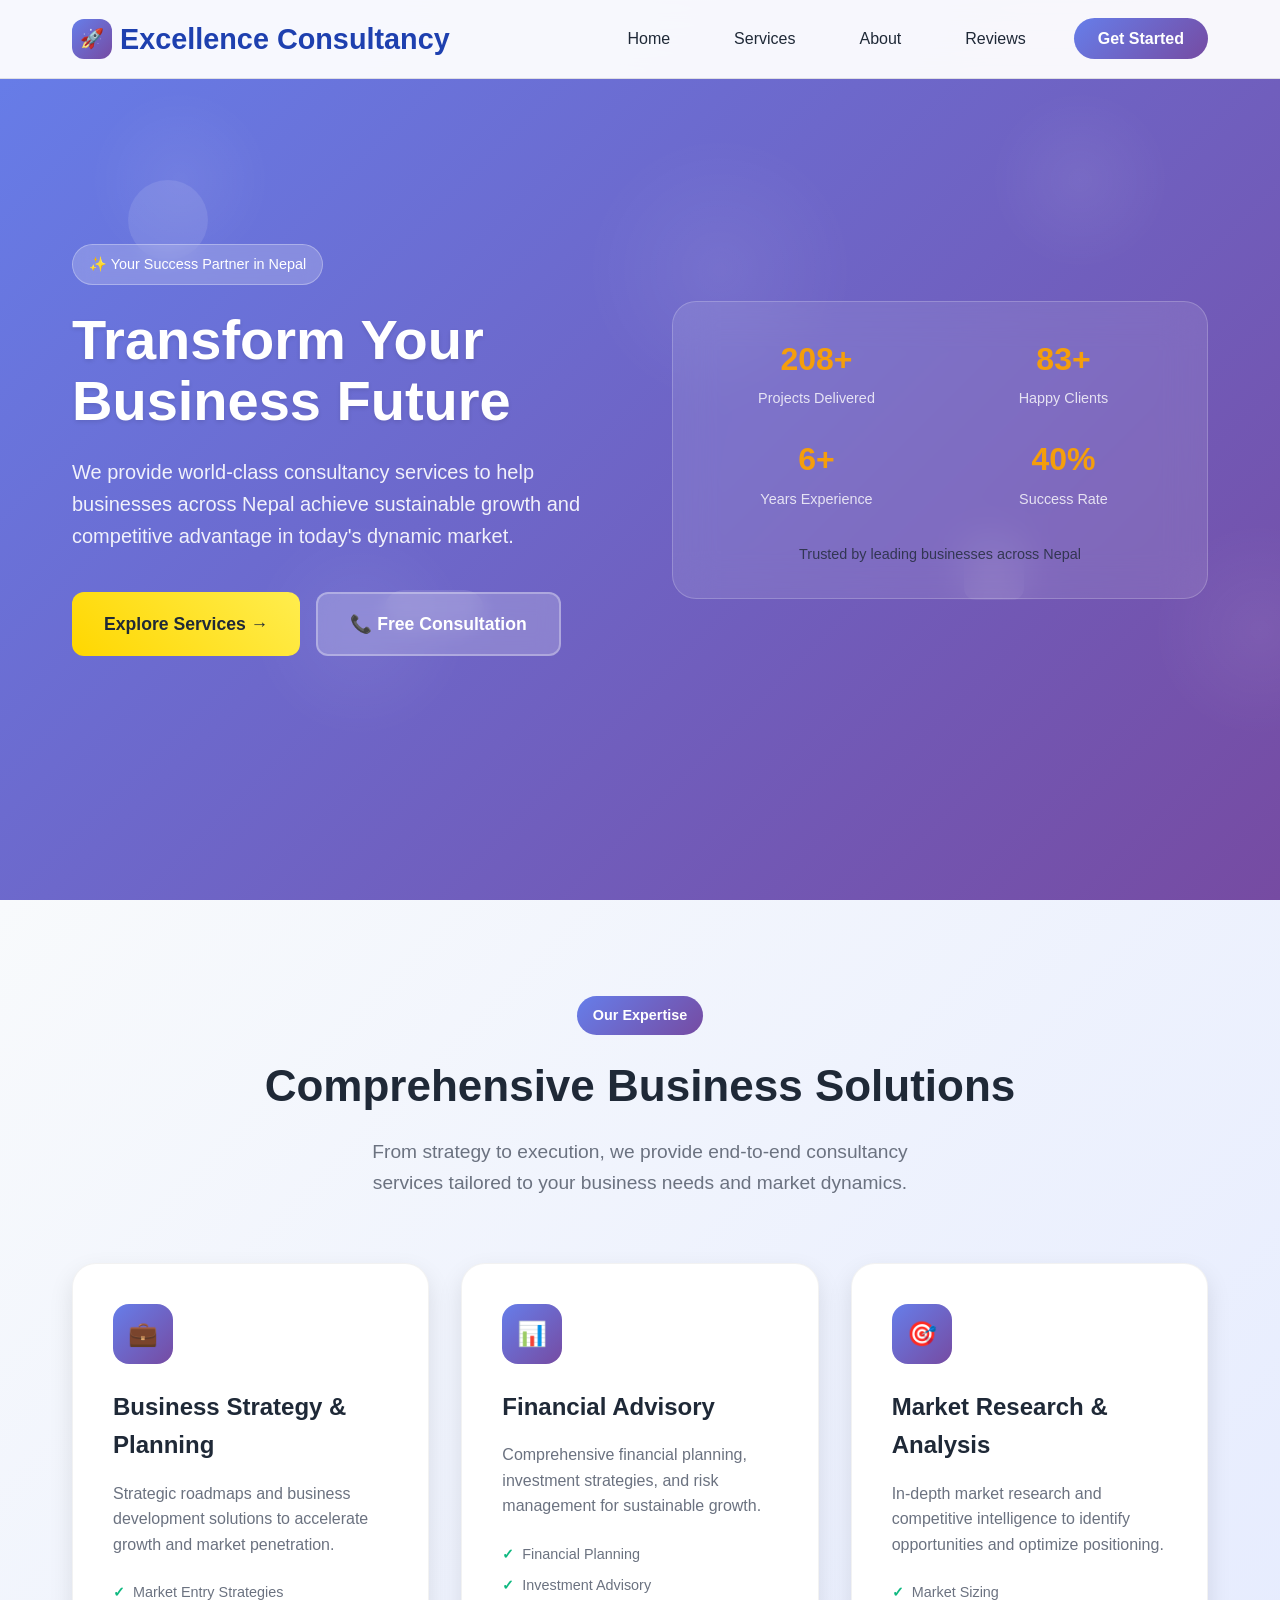
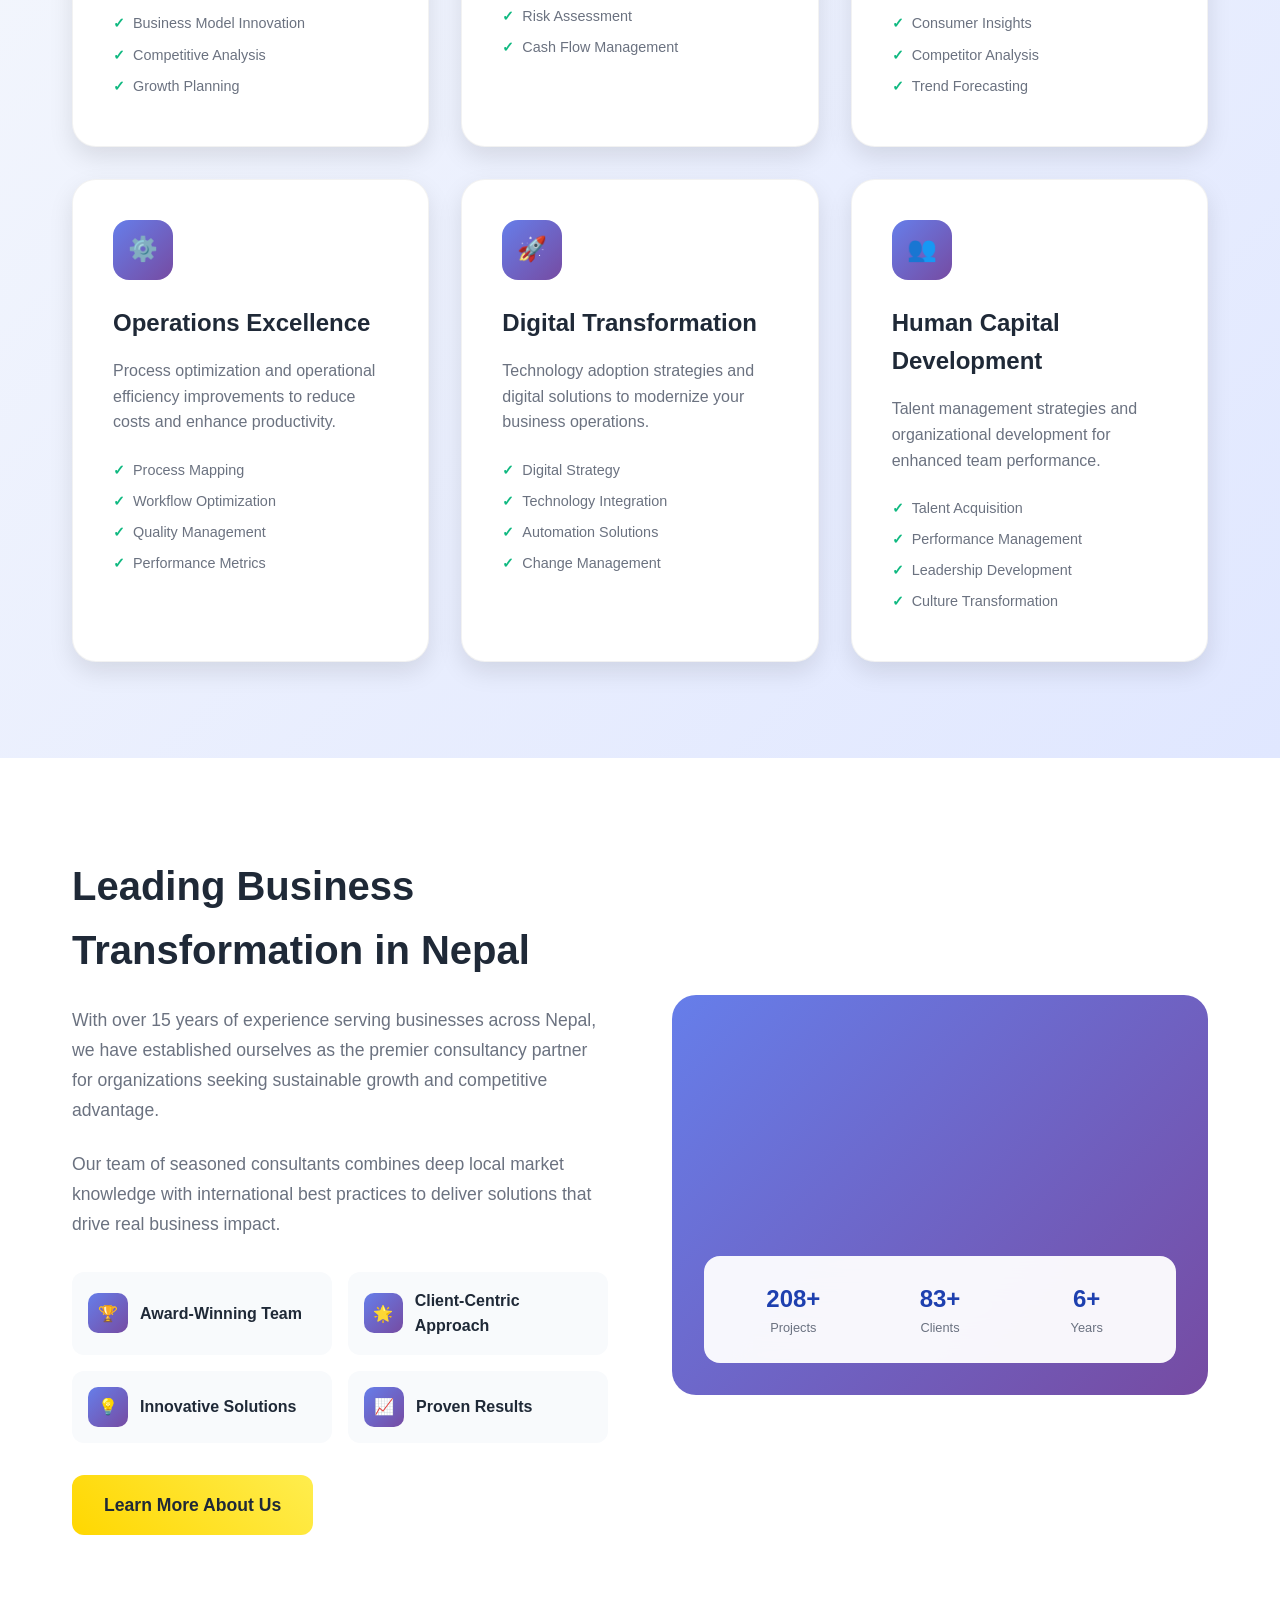
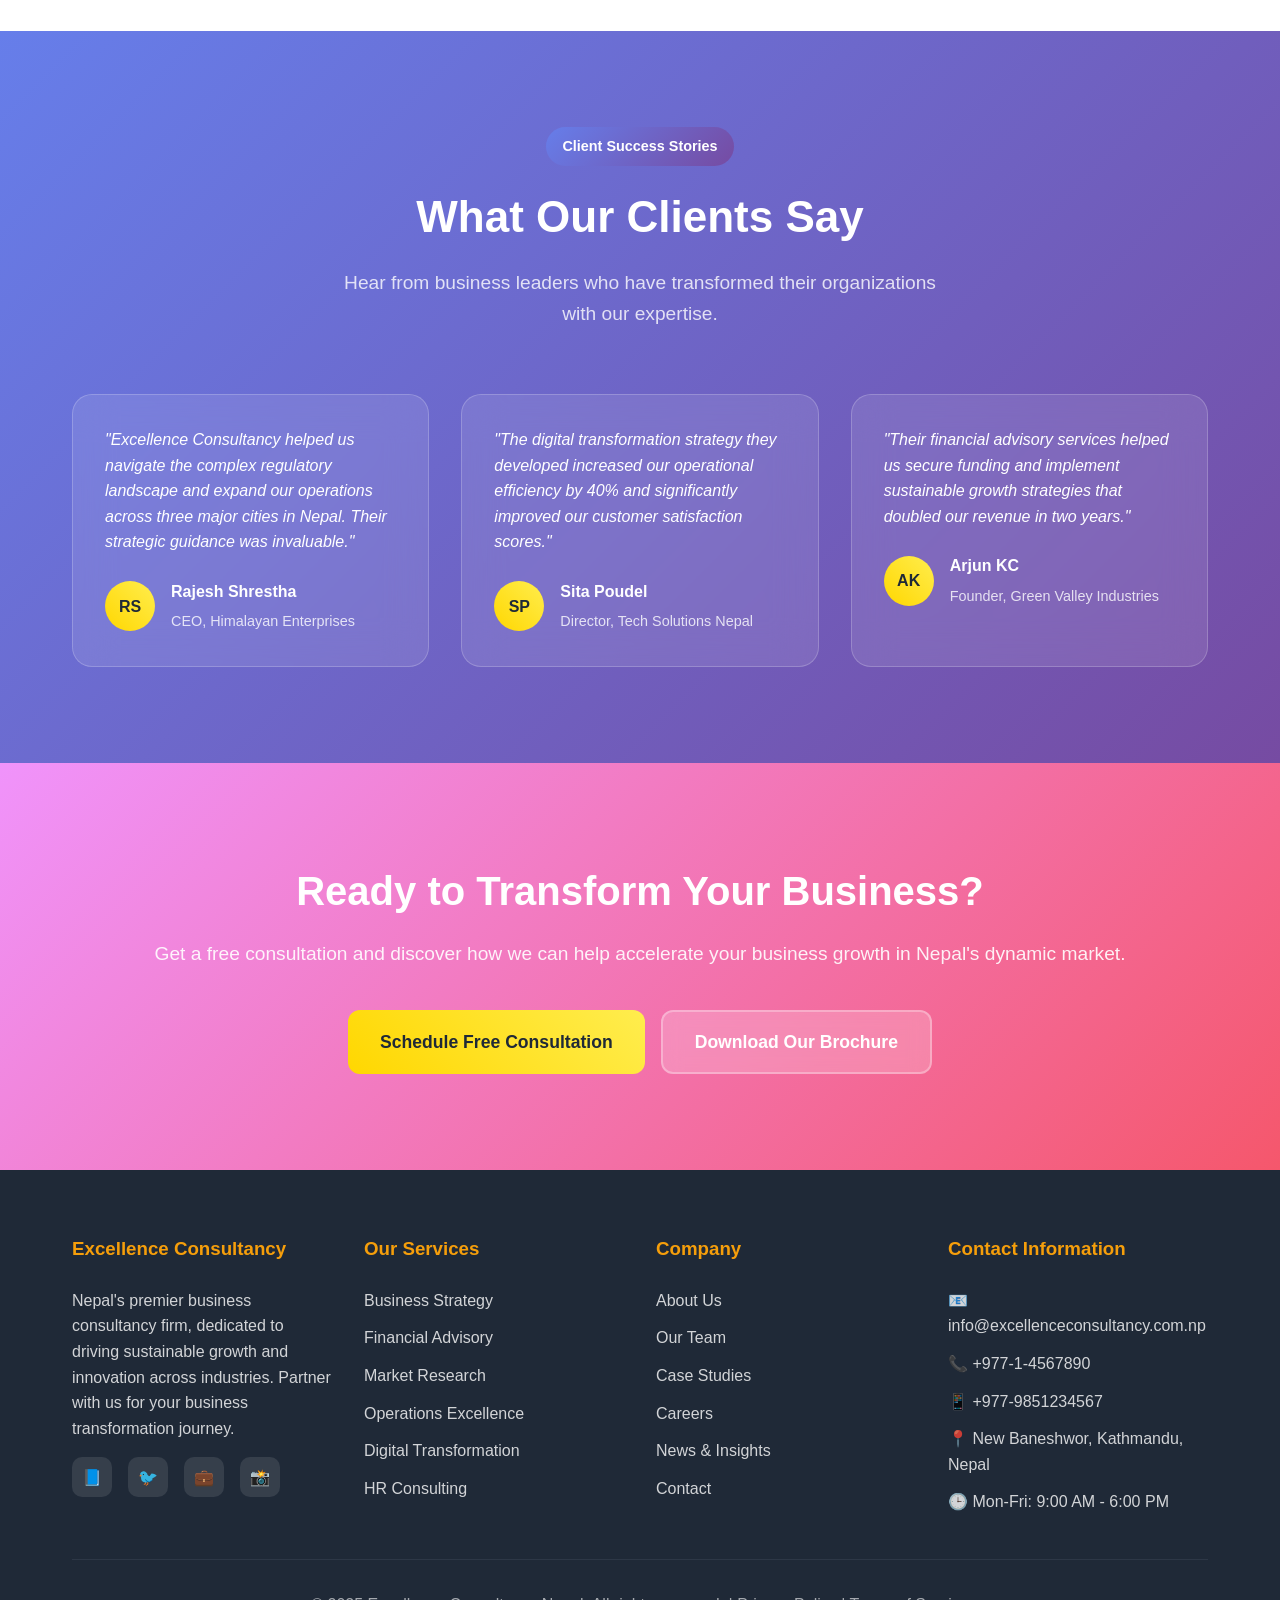
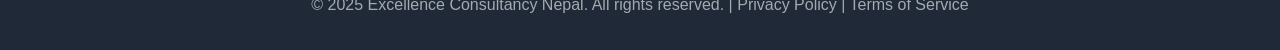
<file: templates/front_page/index.html>
<!DOCTYPE html>
<html lang="en">
<head>
    <meta charset="UTF-8">
    <meta name="viewport" content="width=device-width, initial-scale=1.0">
    <title>Excellence Consultancy - Transform Your Business Future</title>
    <style>
        * {
            margin: 0;
            padding: 0;
            box-sizing: border-box;
        }

        :root {
            --primary-color: #1e40af;
            --secondary-color: #3b82f6;
            --accent-color: #f59e0b;
            --success-color: #10b981;
            --text-dark: #1f2937;
            --text-light: #6b7280;
            --bg-light: #f8fafc;
            --white: #ffffff;
            --gradient-primary: linear-gradient(135deg, #667eea 0%, #764ba2 100%);
            --gradient-secondary: linear-gradient(135deg, #f093fb 0%, #f5576c 100%);
            --gradient-accent: linear-gradient(45deg, #ffd700, #ffed4e);
            --shadow-sm: 0 1px 3px rgba(0, 0, 0, 0.1);
            --shadow-md: 0 4px 6px rgba(0, 0, 0, 0.1);
            --shadow-lg: 0 10px 25px rgba(0, 0, 0, 0.1);
            --shadow-xl: 0 20px 40px rgba(0, 0, 0, 0.1);
        }

        body {
            font-family: 'Inter', -apple-system, BlinkMacSystemFont, 'Segoe UI', Roboto, sans-serif;
            line-height: 1.6;
            color: var(--text-dark);
            overflow-x: hidden;
        }

        /* Custom Scrollbar */
        ::-webkit-scrollbar {
            width: 8px;
        }

        ::-webkit-scrollbar-track {
            background: var(--bg-light);
        }

        ::-webkit-scrollbar-thumb {
            background: var(--primary-color);
            border-radius: 4px;
        }

        /* Navigation */
        .navbar {
            position: fixed;
            top: 0;
            width: 100%;
            background: rgba(255, 255, 255, 0.95);
            backdrop-filter: blur(20px);
            z-index: 1000;
            padding: 1rem 0;
            transition: all 0.3s ease;
            border-bottom: 1px solid rgba(0, 0, 0, 0.1);
        }

        .navbar.scrolled {
            padding: 0.5rem 0;
            box-shadow: var(--shadow-md);
        }

        .nav-container {
            max-width: 1200px;
            margin: 0 auto;
            display: flex;
            justify-content: space-between;
            align-items: center;
            padding: 0 2rem;
        }

        .logo {
            font-size: 1.8rem;
            font-weight: 700;
            color: var(--primary-color);
            text-decoration: none;
            display: flex;
            align-items: center;
            gap: 0.5rem;
        }

        .logo-icon {
            width: 40px;
            height: 40px;
            background: var(--gradient-primary);
            border-radius: 12px;
            display: flex;
            align-items: center;
            justify-content: center;
            color: white;
            font-size: 1.2rem;
        }

        .nav-menu {
            display: flex;
            list-style: none;
            gap: 2rem;
        }

        .nav-link {
            color: var(--text-dark);
            text-decoration: none;
            font-weight: 500;
            transition: all 0.3s ease;
            position: relative;
            padding: 0.5rem 1rem;
            border-radius: 8px;
        }

        .nav-link:hover {
            color: var(--primary-color);
            background: rgba(30, 64, 175, 0.1);
        }

        .nav-cta {
            background: var(--gradient-primary);
            color: white !important;
            padding: 0.75rem 1.5rem !important;
            border-radius: 25px;
            font-weight: 600;
            transition: all 0.3s ease;
        }

        .nav-cta:hover {
            transform: translateY(-2px);
            box-shadow: var(--shadow-md);
            background: var(--gradient-primary) !important;
        }

        .hamburger {
            display: none;
            flex-direction: column;
            cursor: pointer;
            padding: 0.5rem;
        }

        .hamburger span {
            width: 25px;
            height: 3px;
            background: var(--text-dark);
            margin: 3px 0;
            transition: 0.3s;
            border-radius: 2px;
        }

        /* Hero Section */
        .hero {
            min-height: 100vh;
            background: var(--gradient-primary);
            display: flex;
            align-items: center;
            position: relative;
            overflow: hidden;
        }

        .hero::before {
            content: '';
            position: absolute;
            top: 0;
            left: 0;
            right: 0;
            bottom: 0;
            background: url('data:image/svg+xml,<svg xmlns="http://www.w3.org/2000/svg" viewBox="0 0 1000 1000"><defs><radialGradient id="a"><stop offset="0" stop-color="rgba(255,255,255,0.1)"/><stop offset="1" stop-color="rgba(255,255,255,0)"/></radialGradient></defs><circle cx="200" cy="200" r="100" fill="url(%23a)"/><circle cx="800" cy="300" r="150" fill="url(%23a)"/><circle cx="400" cy="700" r="120" fill="url(%23a)"/></svg>');
            opacity: 0.6;
        }

        .hero-container {
            max-width: 1200px;
            margin: 0 auto;
            padding: 0 2rem;
            display: grid;
            grid-template-columns: 1fr 1fr;
            gap: 4rem;
            align-items: center;
            position: relative;
            z-index: 2;
        }

        .hero-content {
            color: white;
            animation: fadeInLeft 1s ease-out;
        }

        .hero-badge {
            background: rgba(255, 255, 255, 0.2);
            backdrop-filter: blur(10px);
            color: white;
            padding: 0.5rem 1rem;
            border-radius: 25px;
            font-size: 0.9rem;
            font-weight: 500;
            display: inline-block;
            margin-bottom: 1.5rem;
            border: 1px solid rgba(255, 255, 255, 0.3);
        }

        .hero h1 {
            font-size: 3.5rem;
            font-weight: 800;
            margin-bottom: 1.5rem;
            line-height: 1.1;
            text-shadow: 0 2px 4px rgba(0,0,0,0.1);
        }

        .hero-subtitle {
            font-size: 1.25rem;
            margin-bottom: 2.5rem;
            opacity: 0.9;
            line-height: 1.6;
        }

        .hero-buttons {
            display: flex;
            gap: 1rem;
            flex-wrap: wrap;
        }

        .btn-primary {
            background: var(--gradient-accent);
            color: var(--text-dark);
            padding: 1rem 2rem;
            border: none;
            border-radius: 12px;
            font-weight: 600;
            font-size: 1.1rem;
            text-decoration: none;
            display: inline-flex;
            align-items: center;
            gap: 0.5rem;
            transition: all 0.3s ease;
            cursor: pointer;
        }

        .btn-primary:hover {
            transform: translateY(-3px);
            box-shadow: var(--shadow-lg);
        }

        .btn-secondary {
            background: rgba(255, 255, 255, 0.2);
            color: white;
            padding: 1rem 2rem;
            border: 2px solid rgba(255, 255, 255, 0.3);
            border-radius: 12px;
            font-weight: 600;
            font-size: 1.1rem;
            text-decoration: none;
            display: inline-flex;
            align-items: center;
            gap: 0.5rem;
            transition: all 0.3s ease;
            backdrop-filter: blur(10px);
        }

        .btn-secondary:hover {
            background: rgba(255, 255, 255, 0.3);
            transform: translateY(-3px);
        }

        .hero-visual {
            position: relative;
            animation: fadeInRight 1s ease-out;
        }

        .hero-card {
            background: rgba(255, 255, 255, 0.1);
            backdrop-filter: blur(20px);
            border: 1px solid rgba(255, 255, 255, 0.2);
            border-radius: 24px;
            padding: 2rem;
            position: relative;
            overflow: hidden;
        }

        .hero-stats {
            display: grid;
            grid-template-columns: repeat(2, 1fr);
            gap: 1.5rem;
            margin-bottom: 2rem;
        }

        .stat-item {
            text-align: center;
            color: white;
        }

        .stat-number {
            font-size: 2rem;
            font-weight: 700;
            color: var(--accent-color);
            display: block;
        }

        .stat-label {
            font-size: 0.9rem;
            opacity: 0.8;
        }

        .floating-shapes {
            position: absolute;
            width: 100%;
            height: 100%;
            overflow: hidden;
            pointer-events: none;
        }

        .shape {
            position: absolute;
            opacity: 0.1;
            animation: float 8s ease-in-out infinite;
        }

        .shape-1 {
            top: 20%;
            left: 10%;
            width: 80px;
            height: 80px;
            background: white;
            border-radius: 50%;
            animation-delay: 0s;
        }

        .shape-2 {
            top: 60%;
            right: 20%;
            width: 60px;
            height: 60px;
            background: white;
            border-radius: 12px;
            animation-delay: 2s;
        }

        .shape-3 {
            bottom: 30%;
            left: 30%;
            width: 100px;
            height: 40px;
            background: white;
            border-radius: 20px;
            animation-delay: 4s;
        }

        /* Services Section */
        .services {
            padding: 6rem 0;
            background: linear-gradient(135deg, var(--bg-light) 0%, #e0e7ff 100%);
            position: relative;
        }

        .container {
            max-width: 1200px;
            margin: 0 auto;
            padding: 0 2rem;
        }

        .section-header {
            text-align: center;
            margin-bottom: 4rem;
        }

        .section-badge {
            background: var(--gradient-primary);
            color: white;
            padding: 0.5rem 1rem;
            border-radius: 25px;
            font-size: 0.9rem;
            font-weight: 600;
            display: inline-block;
            margin-bottom: 1rem;
        }

        .section-title {
            font-size: 2.75rem;
            font-weight: 800;
            margin-bottom: 1rem;
            color: var(--text-dark);
        }

        .section-subtitle {
            font-size: 1.2rem;
            color: var(--text-light);
            max-width: 600px;
            margin: 0 auto;
        }

        .services-grid {
            display: grid;
            grid-template-columns: repeat(auto-fit, minmax(350px, 1fr));
            gap: 2rem;
        }

        .service-card {
            background: white;
            padding: 2.5rem;
            border-radius: 24px;
            box-shadow: var(--shadow-lg);
            transition: all 0.3s ease;
            position: relative;
            overflow: hidden;
            border: 1px solid rgba(0, 0, 0, 0.05);
        }

        .service-card::before {
            content: '';
            position: absolute;
            top: 0;
            left: -100%;
            width: 100%;
            height: 4px;
            background: var(--gradient-primary);
            transition: left 0.5s ease;
        }

        .service-card:hover::before {
            left: 0;
        }

        .service-card:hover {
            transform: translateY(-8px);
            box-shadow: var(--shadow-xl);
        }

        .service-icon {
            width: 60px;
            height: 60px;
            background: var(--gradient-primary);
            border-radius: 16px;
            display: flex;
            align-items: center;
            justify-content: center;
            font-size: 1.5rem;
            color: white;
            margin-bottom: 1.5rem;
        }

        .service-card h3 {
            font-size: 1.5rem;
            font-weight: 700;
            margin-bottom: 1rem;
            color: var(--text-dark);
        }

        .service-card p {
            color: var(--text-light);
            line-height: 1.6;
            margin-bottom: 1.5rem;
        }

        .service-features {
            list-style: none;
            padding: 0;
        }

        .service-features li {
            display: flex;
            align-items: center;
            gap: 0.5rem;
            margin-bottom: 0.5rem;
            font-size: 0.9rem;
            color: var(--text-light);
        }

        .service-features li::before {
            content: '✓';
            color: var(--success-color);
            font-weight: bold;
        }

        /* About Section */
        .about {
            padding: 6rem 0;
            background: white;
        }

        .about-container {
            display: grid;
            grid-template-columns: 1fr 1fr;
            gap: 4rem;
            align-items: center;
        }

        .about-content h2 {
            font-size: 2.5rem;
            font-weight: 800;
            margin-bottom: 1.5rem;
            color: var(--text-dark);
        }

        .about-content p {
            font-size: 1.1rem;
            color: var(--text-light);
            margin-bottom: 1.5rem;
            line-height: 1.7;
        }

        .about-features {
            display: grid;
            grid-template-columns: repeat(2, 1fr);
            gap: 1rem;
            margin: 2rem 0;
        }

        .feature-item {
            display: flex;
            align-items: center;
            gap: 0.75rem;
            padding: 1rem;
            background: var(--bg-light);
            border-radius: 12px;
        }

        .feature-icon {
            width: 40px;
            height: 40px;
            background: var(--gradient-primary);
            border-radius: 10px;
            display: flex;
            align-items: center;
            justify-content: center;
            color: white;
            font-size: 1rem;
        }

        .feature-text {
            font-weight: 600;
            color: var(--text-dark);
        }

        .about-visual {
            position: relative;
        }

        .about-image {
            width: 100%;
            height: 400px;
            background: var(--gradient-primary);
            border-radius: 24px;
            position: relative;
            overflow: hidden;
        }

        .metrics-overlay {
            position: absolute;
            bottom: 2rem;
            left: 2rem;
            right: 2rem;
            background: rgba(255, 255, 255, 0.95);
            backdrop-filter: blur(20px);
            border-radius: 16px;
            padding: 1.5rem;
            display: grid;
            grid-template-columns: repeat(3, 1fr);
            gap: 1rem;
        }

        .metric {
            text-align: center;
        }

        .metric-number {
            font-size: 1.5rem;
            font-weight: 700;
            color: var(--primary-color);
        }

        .metric-label {
            font-size: 0.8rem;
            color: var(--text-light);
        }

        /* Testimonials Section */
        .testimonials {
            padding: 6rem 0;
            background: var(--gradient-primary);
            color: white;
        }

        .testimonials-grid {
            display: grid;
            grid-template-columns: repeat(auto-fit, minmax(350px, 1fr));
            gap: 2rem;
            margin-top: 3rem;
        }

        .testimonial-card {
            background: rgba(255, 255, 255, 0.1);
            backdrop-filter: blur(20px);
            border: 1px solid rgba(255, 255, 255, 0.2);
            border-radius: 20px;
            padding: 2rem;
            position: relative;
        }

        .testimonial-content {
            font-style: italic;
            margin-bottom: 1.5rem;
            line-height: 1.6;
        }

        .testimonial-author {
            display: flex;
            align-items: center;
            gap: 1rem;
        }

        .author-avatar {
            width: 50px;
            height: 50px;
            background: var(--gradient-accent);
            border-radius: 50%;
            display: flex;
            align-items: center;
            justify-content: center;
            font-weight: bold;
            color: var(--text-dark);
        }

        .author-info h4 {
            font-weight: 600;
            margin-bottom: 0.25rem;
        }

        .author-info span {
            font-size: 0.9rem;
            opacity: 0.8;
        }

        /* CTA Section */
        .cta {
            padding: 6rem 0;
            background: var(--gradient-secondary);
            text-align: center;
            color: white;
        }

        .cta h2 {
            font-size: 2.5rem;
            font-weight: 800;
            margin-bottom: 1rem;
        }

        .cta p {
            font-size: 1.2rem;
            margin-bottom: 2.5rem;
            opacity: 0.9;
        }

        .cta-buttons {
            display: flex;
            justify-content: center;
            gap: 1rem;
            flex-wrap: wrap;
        }

        /* Footer */
        .footer {
            background: var(--text-dark);
            color: white;
            padding: 4rem 0 2rem;
        }

        .footer-content {
            display: grid;
            grid-template-columns: repeat(auto-fit, minmax(250px, 1fr));
            gap: 2rem;
            margin-bottom: 2rem;
        }

        .footer-section h3 {
            margin-bottom: 1.5rem;
            color: var(--accent-color);
            font-weight: 700;
        }

        .footer-section p,
        .footer-section li {
            margin-bottom: 0.75rem;
            opacity: 0.8;
            line-height: 1.6;
        }

        .footer-section ul {
            list-style: none;
        }

        .footer-section a {
            color: white;
            text-decoration: none;
            transition: color 0.3s ease;
        }

        .footer-section a:hover {
            color: var(--accent-color);
        }

        .footer-bottom {
            text-align: center;
            padding-top: 2rem;
            border-top: 1px solid #374151;
            opacity: 0.6;
        }

        .social-links {
            display: flex;
            gap: 1rem;
            margin-top: 1rem;
        }

        .social-link {
            width: 40px;
            height: 40px;
            background: rgba(255, 255, 255, 0.1);
            border-radius: 10px;
            display: flex;
            align-items: center;
            justify-content: center;
            transition: all 0.3s ease;
        }

        .social-link:hover {
            background: var(--accent-color);
            transform: translateY(-3px);
        }

        /* Animations */
        @keyframes fadeInLeft {
            from {
                opacity: 0;
                transform: translateX(-30px);
            }
            to {
                opacity: 1;
                transform: translateX(0);
            }
        }

        @keyframes fadeInRight {
            from {
                opacity: 0;
                transform: translateX(30px);
            }
            to {
                opacity: 1;
                transform: translateX(0);
            }
        }

        @keyframes fadeInUp {
            from {
                opacity: 0;
                transform: translateY(30px);
            }
            to {
                opacity: 1;
                transform: translateY(0);
            }
        }

        @keyframes float {
            0%, 100% {
                transform: translateY(0px);
            }
            50% {
                transform: translateY(-20px);
            }
        }

        /* Responsive Design */
        @media (max-width: 768px) {
            .hamburger {
                display: flex;
            }

            .nav-menu {
                position: fixed;
                left: -100%;
                top: 80px;
                flex-direction: column;
                background: rgba(255, 255, 255, 0.95);
                backdrop-filter: blur(20px);
                width: 100%;
                text-align: center;
                transition: 0.3s;
                padding: 2rem 0;
                border-top: 1px solid rgba(0, 0, 0, 0.1);
            }

            .nav-menu.active {
                left: 0;
            }

            .hero-container {
                grid-template-columns: 1fr;
                gap: 2rem;
                text-align: center;
            }

            .hero h1 {
                font-size: 2.5rem;
            }

            .hero-buttons {
                justify-content: center;
            }

            .services-grid {
                grid-template-columns: 1fr;
            }

            .about-container {
                grid-template-columns: 1fr;
                gap: 2rem;
            }

            .about-features {
                grid-template-columns: 1fr;
            }

            .testimonials-grid {
                grid-template-columns: 1fr;
            }

            .cta-buttons {
                flex-direction: column;
                align-items: center;
            }

            .metrics-overlay {
                position: relative;
                bottom: auto;
                left: auto;
                right: auto;
                margin-top: 2rem;
            }

            .section-title {
                font-size: 2rem;
            }

            .cta h2 {
                font-size: 2rem;
            }
        }

        @media (max-width: 480px) {
            .hero h1 {
                font-size: 2rem;
            }

            .service-card,
            .testimonial-card {
                padding: 1.5rem;
            }

            .btn-primary,
            .btn-secondary {
                padding: 0.875rem 1.5rem;
                font-size: 1rem;
            }
        }
    </style>
</head>
<body>
    <!-- Navigation -->
    <nav class="navbar" id="navbar">
        <div class="nav-container">
            <a href="#" class="logo">
                <div class="logo-icon">🚀</div>
                Excellence Consultancy
            </a>
            <ul class="nav-menu" id="nav-menu">
                <li><a href="#home" class="nav-link">Home</a></li>
                <li><a href="#services" class="nav-link">Services</a></li>
                <li><a href="#about" class="nav-link">About</a></li>
                <li><a href="#testimonials" class="nav-link">Reviews</a></li>
                <li><a href="#contact" class="nav-link nav-cta">Get Started</a></li>
            </ul>
            <div class="hamburger" id="hamburger">
                <span></span>
                <span></span>
                <span></span>
            </div>
        </div>
    </nav>

    <!-- Hero Section -->
    <section class="hero" id="home">
        <div class="floating-shapes">
            <div class="shape shape-1"></div>
            <div class="shape shape-2"></div>
            <div class="shape shape-3"></div>
        </div>
        <div class="hero-container">
            <div class="hero-content">
                <div class="hero-badge">✨ Your Success Partner in Nepal</div>
                <h1>Transform Your Business Future</h1>
                <p class="hero-subtitle">We provide world-class consultancy services to help businesses across Nepal achieve sustainable growth and competitive advantage in today's dynamic market.</p>
                <div class="hero-buttons">
                    <a href="#services" class="btn-primary">
                        Explore Services →
                    </a>
                    <a href="#contact" class="btn-secondary">
                        📞 Free Consultation
                    </a>
                </div>
            </div>
            <div class="hero-visual">
                <div class="hero-card">
                    <div class="hero-stats">
                        <div class="stat-item">
                            <span class="stat-number">500+</span>
                            <span class="stat-label">Projects Delivered</span>
                        </div>
                        <div class="stat-item">
                            <span class="stat-number">200+</span>
                            <span class="stat-label">Happy Clients</span>
                        </div>
                        <div class="stat-item">
                            <span class="stat-number">15+</span>
                            <span class="stat-label">Years Experience</span>
                        </div>
                        <div class="stat-item">
                            <span class="stat-number">98%</span>
                            <span class="stat-label">Success Rate</span>
                        </div>
                    </div>
                    <p style="text-align: center; opacity: 0.8; font-size: 0.9rem;">Trusted by leading businesses across Nepal</p>
                </div>
            </div>
        </div>
    </section>

    <!-- Services Section -->
    <section class="services" id="services">
        <div class="container">
            <div class="section-header">
                <div class="section-badge">Our Expertise</div>
                <h2 class="section-title">Comprehensive Business Solutions</h2>
                <p class="section-subtitle">From strategy to execution, we provide end-to-end consultancy services tailored to your business needs and market dynamics.</p>
            </div>
            <div class="services-grid">
                <div class="service-card">
                    <div class="service-icon">💼</div>
                    <h3>Business Strategy & Planning</h3>
                    <p>Strategic roadmaps and business development solutions to accelerate growth and market penetration.</p>
                    <ul class="service-features">
                        <li>Market Entry Strategies</li>
                        <li>Business Model Innovation</li>
                        <li>Competitive Analysis</li>
                        <li>Growth Planning</li>
                    </ul>
                </div>
                <div class="service-card">
                    <div class="service-icon">📊</div>
                    <h3>Financial Advisory</h3>
                    <p>Comprehensive financial planning, investment strategies, and risk management for sustainable growth.</p>
                    <ul class="service-features">
                        <li>Financial Planning</li>
                        <li>Investment Advisory</li>
                        <li>Risk Assessment</li>
                        <li>Cash Flow Management</li>
                    </ul>
                </div>
                <div class="service-card">
                    <div class="service-icon">🎯</div>
                    <h3>Market Research & Analysis</h3>
                    <p>In-depth market research and competitive intelligence to identify opportunities and optimize positioning.</p>
                    <ul class="service-features">
                        <li>Market Sizing</li>
                        <li>Consumer Insights</li>
                        <li>Competitor Analysis</li>
                        <li>Trend Forecasting</li>
                    </ul>
                </div>
                <div class="service-card">
                    <div class="service-icon">⚙️</div>
                    <h3>Operations Excellence</h3>
                    <p>Process optimization and operational efficiency improvements to reduce costs and enhance productivity.</p>
                    <ul class="service-features">
                        <li>Process Mapping</li>
                        <li>Workflow Optimization</li>
                        <li>Quality Management</li>
                        <li>Performance Metrics</li>
                    </ul>
                </div>
                <div class="service-card">
                    <div class="service-icon">🚀</div>
                    <h3>Digital Transformation</h3>
                    <p>Technology adoption strategies and digital solutions to modernize your business operations.</p>
                    <ul class="service-features">
                        <li>Digital Strategy</li>
                        <li>Technology Integration</li>
                        <li>Automation Solutions</li>
                        <li>Change Management</li>
                    </ul>
                </div>
                <div class="service-card">
                    <div class="service-icon">👥</div>
                    <h3>Human Capital Development</h3>
                    <p>Talent management strategies and organizational development for enhanced team performance.</p>
                    <ul class="service-features">
                        <li>Talent Acquisition</li>
                        <li>Performance Management</li>
                        <li>Leadership Development</li>
                        <li>Culture Transformation</li>
                    </ul>
                </div>
            </div>
        </div>
    </section>

    <!-- About Section -->
    <section class="about" id="about">
        <div class="container">
            <div class="about-container">
                <div class="about-content">
                    <h2>Leading Business Transformation in Nepal</h2>
                    <p>With over 15 years of experience serving businesses across Nepal, we have established ourselves as the premier consultancy partner for organizations seeking sustainable growth and competitive advantage.</p>
                    <p>Our team of seasoned consultants combines deep local market knowledge with international best practices to deliver solutions that drive real business impact.</p>
                    <div class="about-features">
                        <div class="feature-item">
                            <div class="feature-icon">🏆</div>
                            <span class="feature-text">Award-Winning Team</span>
                        </div>
                        <div class="feature-item">
                            <div class="feature-icon">🌟</div>
                            <span class="feature-text">Client-Centric Approach</span>
                        </div>
                        <div class="feature-item">
                            <div class="feature-icon">💡</div>
                            <span class="feature-text">Innovative Solutions</span>
                        </div>
                        <div class="feature-item">
                            <div class="feature-icon">📈</div>
                            <span class="feature-text">Proven Results</span>
                        </div>
                    </div>
                    <a href="#contact" class="btn-primary">Learn More About Us</a>
                </div>
                <div class="about-visual">
                    <div class="about-image">
                        <div class="metrics-overlay">
                            <div class="metric">
                                <div class="metric-number">500+</div>
                                <div class="metric-label">Projects</div>
                            </div>
                            <div class="metric">
                                <div class="metric-number">200+</div>
                                <div class="metric-label">Clients</div>
                            </div>
                            <div class="metric">
                                <div class="metric-number">15+</div>
                                <div class="metric-label">Years</div>
                            </div>
                        </div>
                    </div>
                </div>
            </div>
        </div>
    </section>

    <!-- Testimonials Section -->
    <section class="testimonials" id="testimonials">
        <div class="container">
            <div class="section-header">
                <div class="section-badge">Client Success Stories</div>
                <h2 class="section-title" style="color: white;">What Our Clients Say</h2>
                <p class="section-subtitle" style="color: rgba(255,255,255,0.8);">Hear from business leaders who have transformed their organizations with our expertise.</p>
            </div>
            <div class="testimonials-grid">
                <div class="testimonial-card">
                    <div class="testimonial-content">
                        "Excellence Consultancy helped us navigate the complex regulatory landscape and expand our operations across three major cities in Nepal. Their strategic guidance was invaluable."
                    </div>
                    <div class="testimonial-author">
                        <div class="author-avatar">RS</div>
                        <div class="author-info">
                            <h4>Rajesh Shrestha</h4>
                            <span>CEO, Himalayan Enterprises</span>
                        </div>
                    </div>
                </div>
                <div class="testimonial-card">
                    <div class="testimonial-content">
                        "The digital transformation strategy they developed increased our operational efficiency by 40% and significantly improved our customer satisfaction scores."
                    </div>
                    <div class="testimonial-author">
                        <div class="author-avatar">SP</div>
                        <div class="author-info">
                            <h4>Sita Poudel</h4>
                            <span>Director, Tech Solutions Nepal</span>
                        </div>
                    </div>
                </div>
                <div class="testimonial-card">
                    <div class="testimonial-content">
                        "Their financial advisory services helped us secure funding and implement sustainable growth strategies that doubled our revenue in two years."
                    </div>
                    <div class="testimonial-author">
                        <div class="author-avatar">AK</div>
                        <div class="author-info">
                            <h4>Arjun KC</h4>
                            <span>Founder, Green Valley Industries</span>
                        </div>
                    </div>
                </div>
            </div>
        </div>
    </section>

    <!-- CTA Section -->
    <section class="cta" id="contact">
        <div class="container">
            <h2>Ready to Transform Your Business?</h2>
            <p>Get a free consultation and discover how we can help accelerate your business growth in Nepal's dynamic market.</p>
            <div class="cta-buttons">
                <a href="#" class="btn-primary">Schedule Free Consultation</a>
                <a href="#" class="btn-secondary">Download Our Brochure</a>
            </div>
        </div>
    </section>

    <!-- Footer -->
    <footer class="footer">
        <div class="container">
            <div class="footer-content">
                <div class="footer-section">
                    <h3>Excellence Consultancy</h3>
                    <p>Nepal's premier business consultancy firm, dedicated to driving sustainable growth and innovation across industries. Partner with us for your business transformation journey.</p>
                    <div class="social-links">
                        <a href="#" class="social-link">📘</a>
                        <a href="#" class="social-link">🐦</a>
                        <a href="#" class="social-link">💼</a>
                        <a href="#" class="social-link">📸</a>
                    </div>
                </div>
                <div class="footer-section">
                    <h3>Our Services</h3>
                    <ul>
                        <li><a href="#">Business Strategy</a></li>
                        <li><a href="#">Financial Advisory</a></li>
                        <li><a href="#">Market Research</a></li>
                        <li><a href="#">Operations Excellence</a></li>
                        <li><a href="#">Digital Transformation</a></li>
                        <li><a href="#">HR Consulting</a></li>
                    </ul>
                </div>
                <div class="footer-section">
                    <h3>Company</h3>
                    <ul>
                        <li><a href="#">About Us</a></li>
                        <li><a href="#">Our Team</a></li>
                        <li><a href="#">Case Studies</a></li>
                        <li><a href="#">Careers</a></li>
                        <li><a href="#">News & Insights</a></li>
                        <li><a href="#">Contact</a></li>
                    </ul>
                </div>
                <div class="footer-section">
                    <h3>Contact Information</h3>
                    <p>📧 info@excellenceconsultancy.com.np</p>
                    <p>📞 +977-1-4567890</p>
                    <p>📱 +977-9851234567</p>
                    <p>📍 New Baneshwor, Kathmandu, Nepal</p>
                    <p>🕒 Mon-Fri: 9:00 AM - 6:00 PM</p>
                </div>
            </div>
            <div class="footer-bottom">
                <p>&copy; 2025 Excellence Consultancy Nepal. All rights reserved. | Privacy Policy | Terms of Service</p>
            </div>
        </div>
    </footer>

    <script>
        // Mobile menu toggle
        const hamburger = document.getElementById('hamburger');
        const navMenu = document.getElementById('nav-menu');

        hamburger.addEventListener('click', () => {
            navMenu.classList.toggle('active');
            hamburger.classList.toggle('active');
        });

        // Close menu when clicking on a link
        document.querySelectorAll('.nav-link').forEach(link => {
            link.addEventListener('click', () => {
                navMenu.classList.remove('active');
                hamburger.classList.remove('active');
            });
        });

        // Navbar scroll effect
        window.addEventListener('scroll', () => {
            const navbar = document.getElementById('navbar');
            if (window.scrollY > 50) {
                navbar.classList.add('scrolled');
            } else {
                navbar.classList.remove('scrolled');
            }
        });

        // Smooth scrolling for navigation links
        document.querySelectorAll('a[href^="#"]').forEach(anchor => {
            anchor.addEventListener('click', function (e) {
                e.preventDefault();
                const target = document.querySelector(this.getAttribute('href'));
                if (target) {
                    const offsetTop = target.offsetTop - 80;
                    window.scrollTo({
                        top: offsetTop,
                        behavior: 'smooth'
                    });
                }
            });
        });

        // Intersection Observer for animations
        const observerOptions = {
            threshold: 0.1,
            rootMargin: '0px 0px -50px 0px'
        };

        const observer = new IntersectionObserver((entries) => {
            entries.forEach(entry => {
                if (entry.isIntersecting) {
                    entry.target.style.animation = 'fadeInUp 0.8s ease-out forwards';
                    entry.target.style.opacity = '1';
                }
            });
        }, observerOptions);

        // Observe elements for animation
        document.querySelectorAll('.service-card, .testimonial-card, .feature-item').forEach(el => {
            el.style.opacity = '0';
            observer.observe(el);
        });

        // Counter animation for stats
        const animateCounters = () => {
            const counters = document.querySelectorAll('.stat-number, .metric-number');
            
            counters.forEach(counter => {
                const target = parseInt(counter.textContent.replace(/\D/g, ''));
                const duration = 2000;
                const increment = target / (duration / 16);
                let current = 0;
                
                const updateCounter = () => {
                    if (current < target) {
                        current += increment;
                        if (counter.textContent.includes('%')) {
                            counter.textContent = Math.floor(current) + '%';
                        } else if (counter.textContent.includes('+')) {
                            counter.textContent = Math.floor(current) + '+';
                        } else {
                            counter.textContent = Math.floor(current);
                        }
                        requestAnimationFrame(updateCounter);
                    } else {
                        counter.textContent = counter.textContent;
                    }
                };
                
                updateCounter();
            });
        };

        // Trigger counter animation when hero is visible
        const heroObserver = new IntersectionObserver((entries) => {
            entries.forEach(entry => {
                if (entry.isIntersecting) {
                    setTimeout(animateCounters, 500);
                    heroObserver.unobserve(entry.target);
                }
            });
        }, { threshold: 0.5 });

        const heroSection = document.querySelector('.hero');
        if (heroSection) {
            heroObserver.observe(heroSection);
        }

        // Add dynamic hover effects
        document.querySelectorAll('.service-card').forEach(card => {
            card.addEventListener('mouseenter', function() {
                this.style.transform = 'translateY(-8px) scale(1.02)';
            });
            
            card.addEventListener('mouseleave', function() {
                this.style.transform = 'translateY(-8px) scale(1)';
            });
        });

        // Parallax effect for floating shapes
        window.addEventListener('scroll', () => {
            const scrolled = window.pageYOffset;
            const rate = scrolled * -0.3;
            
            document.querySelectorAll('.shape').forEach((shape, index) => {
                const speed = (index + 1) * 0.1;
                shape.style.transform = `translateY(${scrolled * speed}px)`;
            });
        });

        // Add loading animation
        window.addEventListener('load', () => {
            document.body.style.opacity = '1';
            document.body.style.transition = 'opacity 0.5s ease-in-out';
        });

        // Set initial body opacity
        document.body.style.opacity = '0';

        // Enhanced button interactions
        document.querySelectorAll('.btn-primary, .btn-secondary').forEach(btn => {
            btn.addEventListener('click', function(e) {
                // Create ripple effect
                const rect = this.getBoundingClientRect();
                const ripple = document.createElement('span');
                const size = Math.max(rect.width, rect.height);
                const x = e.clientX - rect.left - size / 2;
                const y = e.clientY - rect.top - size / 2;
                
                ripple.style.cssText = `
                    position: absolute;
                    width: ${size}px;
                    height: ${size}px;
                    left: ${x}px;
                    top: ${y}px;
                    background: rgba(255, 255, 255, 0.3);
                    border-radius: 50%;
                    transform: scale(0);
                    animation: ripple 0.6s linear;
                    pointer-events: none;
                `;
                
                this.style.position = 'relative';
                this.style.overflow = 'hidden';
                this.appendChild(ripple);
                
                setTimeout(() => ripple.remove(), 600);
            });
        });

        // Add ripple animation CSS
        const rippleCSS = `
            @keyframes ripple {
                to {
                    transform: scale(4);
                    opacity: 0;
                }
            }
        `;
        const style = document.createElement('style');
        style.textContent = rippleCSS;
        document.head.appendChild(style);
    </script>
</body>
</html>
</file>
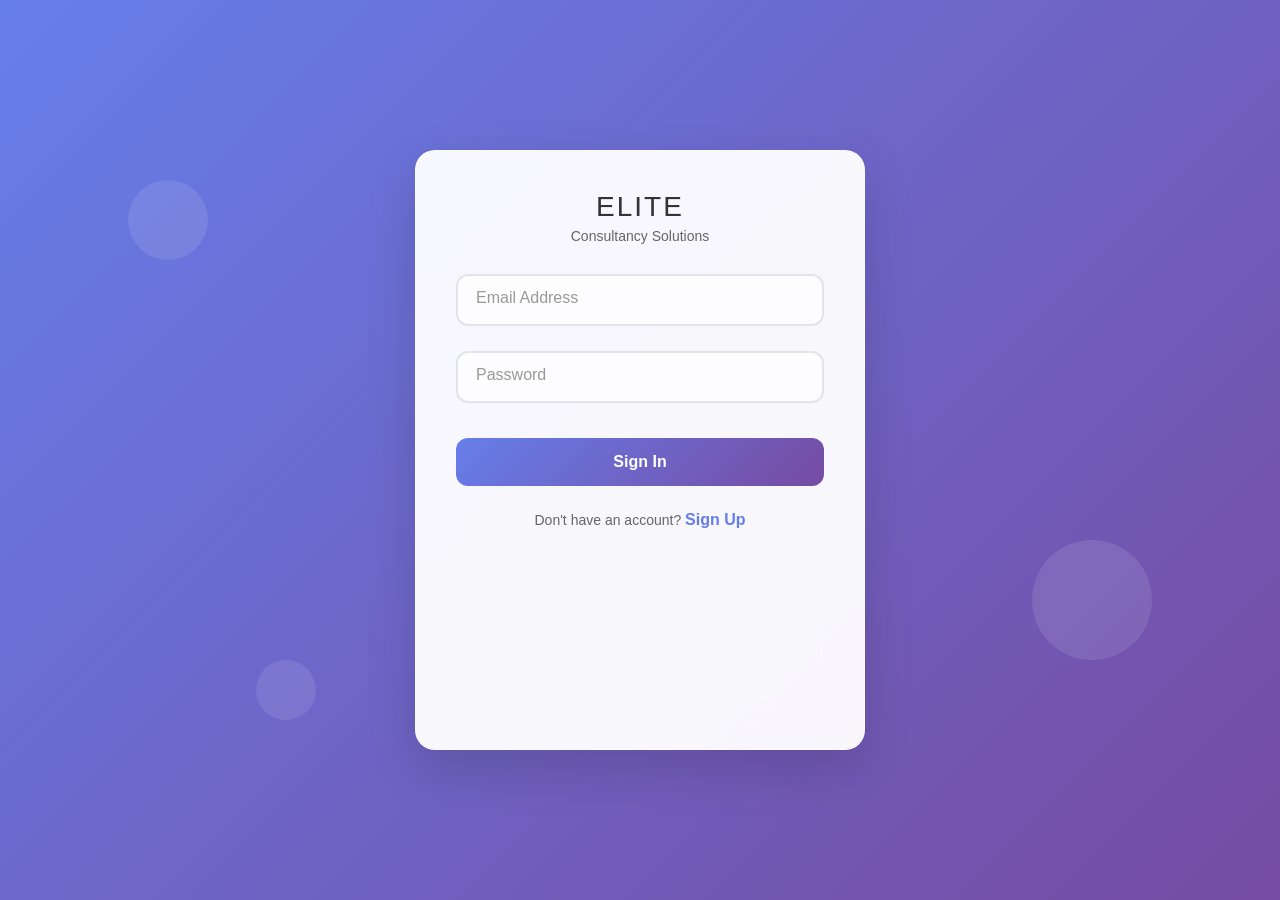
<file: templates/singup_login/singup_old.html>
<!DOCTYPE html>
<html lang="en">
<head>
    <meta charset="UTF-8">
    <meta name="viewport" content="width=device-width, initial-scale=1.0">
    <title>EduConsult - Login & Signup</title>
    <link href="https://cdnjs.cloudflare.com/ajax/libs/font-awesome/6.0.0/css/all.min.css" rel="stylesheet">
    <style>
        * {
            margin: 0;
            padding: 0;
            box-sizing: border-box;
        }

        body {
            font-family: 'Segoe UI', Tahoma, Geneva, Verdana, sans-serif;
            background: linear-gradient(135deg, #667eea 0%, #764ba2 100%);
            min-height: 100vh;
            display: flex;
            align-items: center;
            justify-content: center;
            overflow-x: hidden;
        }

        .auth-container {
            position: relative;
            width: 450px;
            min-height: 600px;
            background: rgba(255, 255, 255, 0.95);
            backdrop-filter: blur(20px);
            border-radius: 20px;
            box-shadow: 0 20px 50px rgba(0, 0, 0, 0.15);
            border: 1px solid rgba(255, 255, 255, 0.3);
            overflow: hidden;
            animation: slideUp 0.8s ease-out;
        }

        @keyframes slideUp {
            from {
                opacity: 0;
                transform: translateY(50px);
            }
            to {
                opacity: 1;
                transform: translateY(0);
            }
        }

        .form-container {
            position: absolute;
            top: 0;
            left: 0;
            width: 100%;
            height: 100%;
            padding: 40px;
            transition: transform 0.6s cubic-bezier(0.68, -0.55, 0.265, 1.55);
        }

        .form-container.signup {
            transform: translateX(100%);
        }

        .form-container.signup.active {
            transform: translateX(0);
        }

        .form-container.login.active {
            transform: translateX(0);
        }

        .form-container.login:not(.active) {
            transform: translateX(-100%);
        }

        .logo {
            text-align: center;
            margin-bottom: 30px;
        }

        .logo i {
            font-size: 48px;
            color: #667eea;
            margin-bottom: 10px;
        }

        .logo h1 {
            color: #333;
            font-size: 28px;
            font-weight: 300;
            letter-spacing: 2px;
        }

        .logo p {
            color: #666;
            font-size: 14px;
            margin-top: 5px;
        }

        .form-group {
            position: relative;
            margin-bottom: 25px;
        }

        .form-group input {
            width: 100%;
            padding: 15px 20px;
            border: 2px solid #e1e5e9;
            border-radius: 12px;
            font-size: 16px;
            transition: all 0.3s ease;
            background: rgba(255, 255, 255, 0.8);
            outline: none;
        }

        .form-group input:focus {
            border-color: #667eea;
            background: rgba(255, 255, 255, 1);
            transform: translateY(-2px);
            box-shadow: 0 8px 25px rgba(102, 126, 234, 0.2);
        }

        .form-group label {
            position: absolute;
            top: 15px;
            left: 20px;
            color: #999;
            font-size: 16px;
            pointer-events: none;
            transition: all 0.3s ease;
        }

        .form-group input:focus + label,
        .form-group input:valid + label {
            top: -8px;
            left: 15px;
            font-size: 12px;
            color: #667eea;
            background: white;
            padding: 0 8px;
        }

        .btn {
            width: 100%;
            padding: 15px;
            background: linear-gradient(135deg, #667eea 0%, #764ba2 100%);
            color: white;
            border: none;
            border-radius: 12px;
            font-size: 16px;
            font-weight: 600;
            cursor: pointer;
            transition: all 0.3s ease;
            margin-top: 10px;
            position: relative;
            overflow: hidden;
        }

        .btn::before {
            content: '';
            position: absolute;
            top: 0;
            left: -100%;
            width: 100%;
            height: 100%;
            background: linear-gradient(90deg, transparent, rgba(255, 255, 255, 0.2), transparent);
            transition: left 0.5s;
        }

        .btn:hover::before {
            left: 100%;
        }

        .btn:hover {
            transform: translateY(-2px);
            box-shadow: 0 10px 30px rgba(102, 126, 234, 0.4);
        }

        .btn:active {
            transform: translateY(0);
        }

        .toggle-container {
            text-align: center;
            margin-top: 25px;
        }

        .toggle-text {
            color: #666;
            font-size: 14px;
        }

        .toggle-link {
            color: #667eea;
            font-weight: 600;
            cursor: pointer;
            text-decoration: none;
            transition: color 0.3s ease;
        }

        .toggle-link:hover {
            color: #764ba2;
        }

        .error-message {
            color: #e74c3c;
            font-size: 12px;
            margin-top: 5px;
            opacity: 0;
            transition: opacity 0.3s ease;
        }

        .error-message.show {
            opacity: 1;
        }

        .success-message {
            background: linear-gradient(135deg, #56ab2f 0%, #a8e6cf 100%);
            color: white;
            padding: 15px;
            border-radius: 12px;
            margin-bottom: 20px;
            text-align: center;
            font-weight: 600;
            animation: slideDown 0.5s ease-out;
        }

        @keyframes slideDown {
            from {
                opacity: 0;
                transform: translateY(-20px);
            }
            to {
                opacity: 1;
                transform: translateY(0);
            }
        }

        .checkbox-group {
            display: flex;
            align-items: center;
            margin-bottom: 20px;
        }

        .checkbox-group input[type="checkbox"] {
            width: auto;
            margin-right: 10px;
            transform: scale(1.2);
        }

        .checkbox-group label {
            position: static;
            color: #666;
            font-size: 14px;
            cursor: pointer;
        }

        @media (max-width: 480px) {
            .auth-container {
                width: 90%;
                margin: 20px;
            }
            
            .form-container {
                padding: 30px 25px;
            }
        }

        .floating-shapes {
            position: fixed;
            top: 0;
            left: 0;
            width: 100%;
            height: 100%;
            pointer-events: none;
            z-index: -1;
        }

        .shape {
            position: absolute;
            background: rgba(255, 255, 255, 0.1);
            border-radius: 50%;
            animation: float 6s ease-in-out infinite;
        }

        .shape:nth-child(1) {
            width: 80px;
            height: 80px;
            top: 20%;
            left: 10%;
            animation-delay: 0s;
        }

        .shape:nth-child(2) {
            width: 120px;
            height: 120px;
            top: 60%;
            right: 10%;
            animation-delay: 2s;
        }

        .shape:nth-child(3) {
            width: 60px;
            height: 60px;
            bottom: 20%;
            left: 20%;
            animation-delay: 4s;
        }

        @keyframes float {
            0%, 100% {
                transform: translateY(0px) rotate(0deg);
            }
            50% {
                transform: translateY(-20px) rotate(180deg);
            }
        }
    </style>
</head>
<body>
    <div class="floating-shapes">
        <div class="shape"></div>
        <div class="shape"></div>
        <div class="shape"></div>
    </div>

    <div class="auth-container">
        <!-- Login Form -->
        <div class="form-container login active" id="loginForm">
            <div class="logo">
                <h1>ELITE</h1>
                <p>Consultancy Solutions</p>
            </div>
            
            <div id="loginSuccess" class="success-message" style="display: none;">
                Welcome back! Login successful.
            </div>
            
            <form id="loginFormElement">
                <div class="form-group">
                    <input type="email" id="loginEmail" required>
                    <label for="loginEmail">Email Address</label>
                    <div class="error-message" id="loginEmailError"></div>
                </div>
                
                <div class="form-group">
                    <input type="password" id="loginPassword" required>
                    <label for="loginPassword">Password</label>
                    <div class="error-message" id="loginPasswordError"></div>
                </div>
                
                <button type="submit" class="btn">Sign In</button>
            </form>
            
            <div class="toggle-container">
                <span class="toggle-text">Don't have an account? </span>
                <a href="#" class="toggle-link" onclick="toggleForm()">Sign Up</a>
            </div>
        </div>

        <!-- Signup Form -->
        <div class="form-container signup" id="signupForm">
            <div class="logo">
                <h1>ELITE</h1>
                <p>Join Our Network</p>
            </div>
            
            <div id="signupSuccess" class="success-message" style="display: none;">
                Account created successfully! Welcome aboard.
            </div>
            
            <form id="signupFormElement">
                <div class="form-group">
                    <input type="text" id="signupName" required>
                    <label for="signupName">Full Name</label>
                    <div class="error-message" id="signupNameError"></div>
                </div>
                
                <div class="form-group">
                    <input type="email" id="signupEmail" required>
                    <label for="signupEmail">Email Address</label>
                    <div class="error-message" id="signupEmailError"></div>
                </div>
                
                <div class="form-group">
                    <input type="password" id="signupPassword" required>
                    <label for="signupPassword">Password</label>
                    <div class="error-message" id="signupPasswordError"></div>
                </div>
                
                <div class="form-group">
                    <input type="password" id="confirmPassword" required>
                    <label for="confirmPassword">Confirm Password</label>
                    <div class="error-message" id="confirmPasswordError"></div>
                </div>
                
                <div class="checkbox-group">
                    <input type="checkbox" id="terms" required>
                    <label for="terms">I agree to the Terms of Service and Privacy Policy</label>
                    <div class="error-message" id="termsError"></div>
                </div>
                
                <button type="submit" class="btn">Create Account</button>
            </form>
            
            <div class="toggle-container">
                <span class="toggle-text">Already have an account? </span>
                <a href="#" class="toggle-link" onclick="toggleForm()">Sign In</a>
            </div>
        </div>
    </div>

    <script>
        let isSignup = false;

        function toggleForm() {
            const loginForm = document.getElementById('loginForm');
            const signupForm = document.getElementById('signupForm');
            
            isSignup = !isSignup;
            
            if (isSignup) {
                loginForm.classList.remove('active');
                signupForm.classList.add('active');
            } else {
                signupForm.classList.remove('active');
                loginForm.classList.add('active');
            }
            
            // Clear any existing messages and errors
            clearMessages();
            clearErrors();
            
            // Clear form inputs
            document.getElementById('loginFormElement').reset();
            document.getElementById('signupFormElement').reset();
        }

        function validateEmail(email) {
            const emailRegex = /^[^\s@]+@[^\s@]+\.[^\s@]+$/;
            return emailRegex.test(email);
        }

        function validatePassword(password) {
            return password.length >= 6;
        }

        function showError(elementId, message) {
            const errorElement = document.getElementById(elementId);
            errorElement.textContent = message;
            errorElement.classList.add('show');
        }

        function clearError(elementId) {
            const errorElement = document.getElementById(elementId);
            errorElement.textContent = '';
            errorElement.classList.remove('show');
        }

        function clearErrors() {
            const errorElements = document.querySelectorAll('.error-message');
            errorElements.forEach(element => {
                element.textContent = '';
                element.classList.remove('show');
            });
        }

        function clearMessages() {
            document.getElementById('loginSuccess').style.display = 'none';
            document.getElementById('signupSuccess').style.display = 'none';
        }

        function showSuccess(elementId) {
            const successElement = document.getElementById(elementId);
            successElement.style.display = 'block';
            setTimeout(() => {
                successElement.style.display = 'none';
            }, 3000);
        }

        // Login form validation
        document.getElementById('loginFormElement').addEventListener('submit', function(e) {
            e.preventDefault();
            clearErrors();
            
            const email = document.getElementById('loginEmail').value;
            const password = document.getElementById('loginPassword').value;
            
            let hasError = false;
            
            if (!email) {
                showError('loginEmailError', 'Email is required');
                hasError = true;
            } else if (!validateEmail(email)) {
                showError('loginEmailError', 'Please enter a valid email address');
                hasError = true;
            }
            
            if (!password) {
                showError('loginPasswordError', 'Password is required');
                hasError = true;
            }
            
            if (!hasError) {
                // Simulate successful login
                showSuccess('loginSuccess');
                console.log('Login attempt:', { email, password });
            }
        });

        // Signup form validation
        document.getElementById('signupFormElement').addEventListener('submit', function(e) {
            e.preventDefault();
            clearErrors();
            
            const name = document.getElementById('signupName').value;
            const email = document.getElementById('signupEmail').value;
            const password = document.getElementById('signupPassword').value;
            const confirmPassword = document.getElementById('confirmPassword').value;
            const termsAccepted = document.getElementById('terms').checked;
            
            let hasError = false;
            
            if (!name || name.length < 2) {
                showError('signupNameError', 'Please enter your full name (at least 2 characters)');
                hasError = true;
            }
            
            if (!email) {
                showError('signupEmailError', 'Email is required');
                hasError = true;
            } else if (!validateEmail(email)) {
                showError('signupEmailError', 'Please enter a valid email address');
                hasError = true;
            }
            
            if (!password) {
                showError('signupPasswordError', 'Password is required');
                hasError = true;
            } else if (!validatePassword(password)) {
                showError('signupPasswordError', 'Password must be at least 6 characters long');
                hasError = true;
            }
            
            if (!confirmPassword) {
                showError('confirmPasswordError', 'Please confirm your password');
                hasError = true;
            } else if (password !== confirmPassword) {
                showError('confirmPasswordError', 'Passwords do not match');
                hasError = true;
            }
            
            if (!termsAccepted) {
                showError('termsError', 'Please accept the Terms of Service and Privacy Policy');
                hasError = true;
            }
            
            if (!hasError) {
                // Simulate successful signup
                showSuccess('signupSuccess');
                console.log('Signup attempt:', { name, email, password });
                
                // Reset form after successful signup
                setTimeout(() => {
                    document.getElementById('signupFormElement').reset();
                }, 1000);
            }
        });

        // Real-time validation feedback
        document.getElementById('loginEmail').addEventListener('blur', function() {
            const email = this.value;
            if (email && !validateEmail(email)) {
                showError('loginEmailError', 'Please enter a valid email address');
            } else {
                clearError('loginEmailError');
            }
        });

        document.getElementById('signupEmail').addEventListener('blur', function() {
            const email = this.value;
            if (email && !validateEmail(email)) {
                showError('signupEmailError', 'Please enter a valid email address');
            } else {
                clearError('signupEmailError');
            }
        });

        document.getElementById('confirmPassword').addEventListener('input', function() {
            const password = document.getElementById('signupPassword').value;
            const confirmPassword = this.value;
            
            if (confirmPassword && password !== confirmPassword) {
                showError('confirmPasswordError', 'Passwords do not match');
            } else {
                clearError('confirmPasswordError');
            }
        });

        // Add smooth focus animations
        document.querySelectorAll('input').forEach(input => {
            input.addEventListener('focus', function() {
                this.parentElement.style.transform = 'scale(1.02)';
            });
            
            input.addEventListener('blur', function() {
                this.parentElement.style.transform = 'scale(1)';
            });
        });
    </script>
</body>
</html>
</file>
